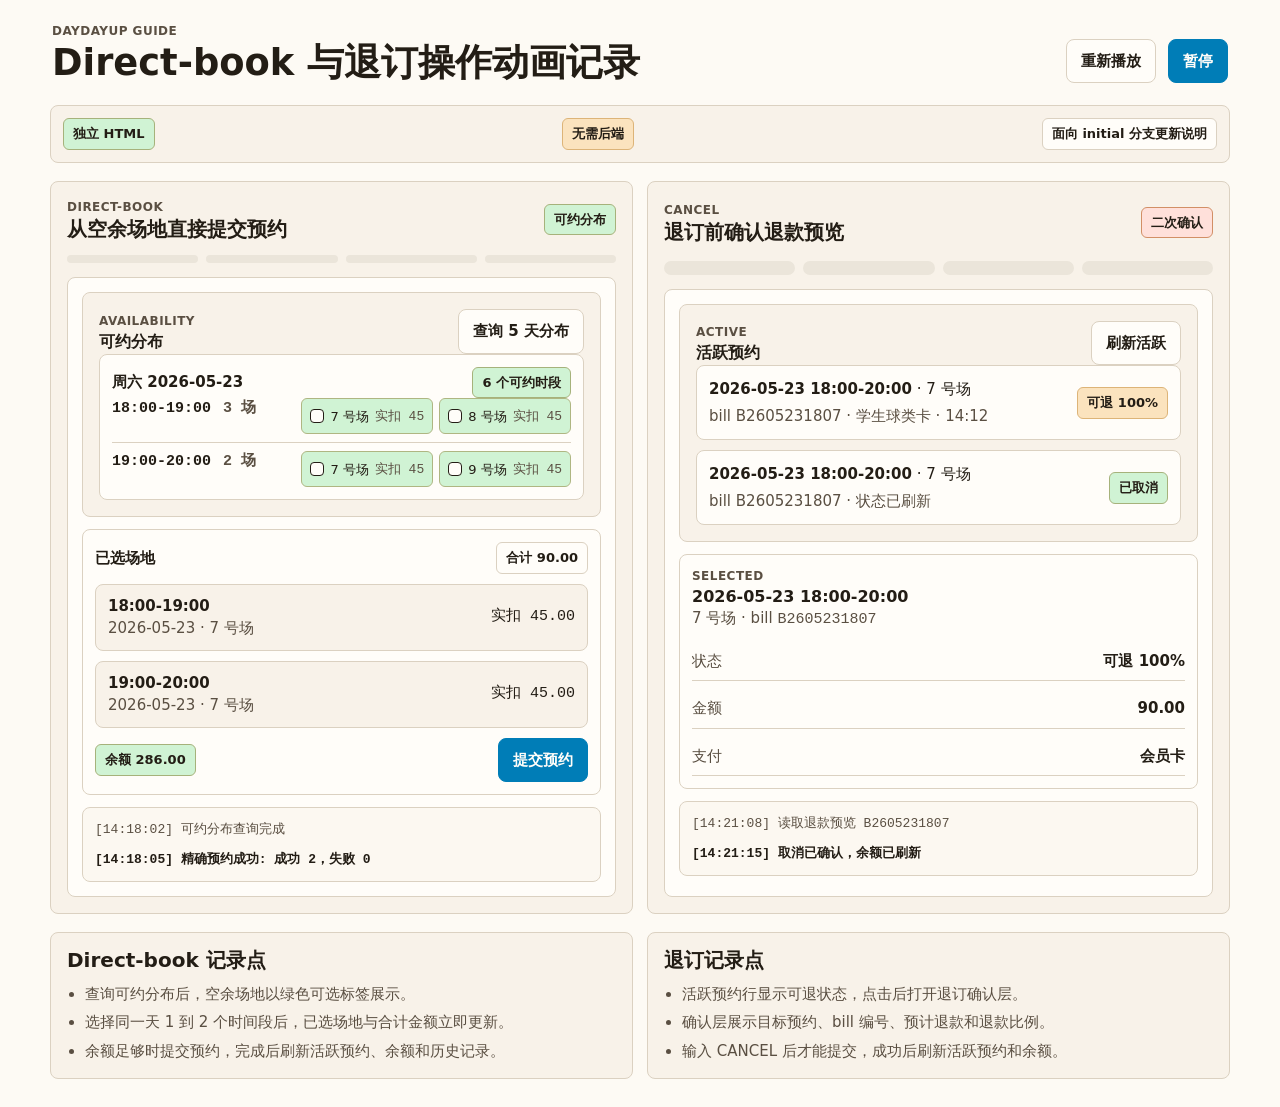
<file: web/direct-book-cancel-guide.html>
<!doctype html>
<html lang="zh-CN">
  <head>
    <meta charset="utf-8" />
    <meta name="viewport" content="width=device-width, initial-scale=1" />
    <title>Direct-book 与退订操作动画记录</title>
    <style>
      :root {
        color-scheme: light;
        --surface-page: oklch(0.985 0.008 82);
        --surface-panel: oklch(0.964 0.014 82);
        --surface-raised: oklch(0.996 0.006 82);
        --text-primary: oklch(0.235 0.018 72);
        --text-secondary: oklch(0.435 0.026 72);
        --border-muted: oklch(0.865 0.024 82);
        --primary-amber: oklch(0.735 0.145 72);
        --primary-amber-soft: oklch(0.925 0.055 78);
        --action-blue: oklch(0.56 0.13 238);
        --action-blue-pressed: oklch(0.47 0.12 238);
        --success-green: oklch(0.64 0.12 148);
        --success-green-soft: oklch(0.93 0.055 148);
        --danger-red: oklch(0.58 0.16 28);
        --danger-red-soft: oklch(0.94 0.048 28);
        --shadow-pane: 0 18px 54px color-mix(in oklch, var(--text-primary), transparent 88%);
        --font-body: ui-sans-serif, -apple-system, BlinkMacSystemFont, "Segoe UI", system-ui, sans-serif;
        --font-numeric: ui-monospace, SFMono-Regular, Menlo, Consolas, monospace;
      }

      * {
        box-sizing: border-box;
      }

      body {
        margin: 0;
        min-width: 320px;
        background: var(--surface-page);
        color: var(--text-primary);
        font-family: var(--font-body);
        font-size: 15px;
        line-height: 1.5;
      }

      button {
        font: inherit;
      }

      .page {
        display: grid;
        gap: 18px;
        width: min(1180px, calc(100% - 28px));
        margin: 0 auto;
        padding: 18px 0 28px;
      }

      .topbar,
      .section-head,
      .status-band,
      .demo-actions,
      .booking-row,
      .availability-head,
      .availability-hour,
      .tool-head,
      .slot-row,
      .dialog-head,
      .dialog-actions {
        display: flex;
        align-items: center;
        justify-content: space-between;
        gap: 12px;
      }

      .topbar {
        align-items: end;
        padding: 4px 2px;
      }

      .eyebrow {
        margin: 0 0 2px;
        color: var(--text-secondary);
        font-size: 0.75rem;
        font-weight: 650;
        letter-spacing: 0.04em;
        text-transform: uppercase;
      }

      h1,
      h2,
      h3,
      p {
        margin: 0;
      }

      h1 {
        font-size: clamp(1.7rem, 4vw, 2.3rem);
        line-height: 1.12;
      }

      h2 {
        font-size: 1.25rem;
        line-height: 1.18;
      }

      h3 {
        font-size: 1rem;
        line-height: 1.25;
      }

      .button {
        min-height: 42px;
        border: 1px solid var(--border-muted);
        border-radius: 8px;
        background: var(--surface-raised);
        color: var(--text-primary);
        padding: 10px 14px;
        font-weight: 650;
      }

      .button.primary {
        border-color: var(--action-blue);
        background: var(--action-blue);
        color: var(--surface-raised);
      }

      .button.danger {
        border-color: var(--danger-red);
        background: var(--danger-red);
        color: var(--surface-raised);
      }

      .chip {
        display: inline-flex;
        align-items: center;
        min-height: 30px;
        border: 1px solid var(--border-muted);
        border-radius: 6px;
        background: var(--surface-raised);
        padding: 5px 9px;
        color: var(--text-primary);
        font-size: 0.8125rem;
        font-weight: 650;
        white-space: nowrap;
      }

      .chip.success {
        border-color: color-mix(in oklch, var(--success-green), var(--border-muted) 45%);
        background: var(--success-green-soft);
      }

      .chip.warning {
        border-color: color-mix(in oklch, var(--primary-amber), var(--border-muted) 45%);
        background: var(--primary-amber-soft);
      }

      .chip.danger {
        border-color: color-mix(in oklch, var(--danger-red), var(--border-muted) 45%);
        background: var(--danger-red-soft);
      }

      .status-band,
      .panel,
      .stage,
      .record-card {
        border: 1px solid var(--border-muted);
        border-radius: 8px;
        background: var(--surface-panel);
      }

      .status-band {
        flex-wrap: wrap;
        padding: 12px;
      }

      .panel,
      .stage,
      .record-card {
        padding: 16px;
      }

      .demo-grid {
        display: grid;
        grid-template-columns: 1fr 1fr;
        gap: 14px;
      }

      .stage {
        display: grid;
        gap: 14px;
        overflow: hidden;
      }

      .viewport {
        position: relative;
        overflow: hidden;
        border: 1px solid var(--border-muted);
        border-radius: 8px;
        background: var(--surface-raised);
        min-height: 600px;
        padding: 14px;
      }

      .demo-screen {
        display: grid;
        gap: 12px;
        transition: transform 260ms cubic-bezier(0.22, 1, 0.36, 1);
      }

      .availability-list,
      .selection-box,
      .booking-list,
      .detail-pane,
      .dialog-body,
      .log-stream {
        display: grid;
        gap: 10px;
      }

      .availability-day,
      .selection-box,
      .booking-row,
      .detail-pane,
      .log-stream,
      .refund-box,
      .warning-box,
      .confirm-zone,
      .modal-panel {
        border: 1px solid var(--border-muted);
        border-radius: 8px;
        background: var(--surface-raised);
        padding: 12px;
      }

      .availability-hours {
        display: grid;
        gap: 8px;
      }

      .availability-hour {
        align-items: flex-start;
        border-top: 1px solid var(--border-muted);
        padding-top: 8px;
      }

      .availability-hour:first-child {
        border-top: 0;
        padding-top: 0;
      }

      .availability-time,
      .availability-count,
      .numeric,
      .log-line {
        font-family: var(--font-numeric);
        font-variant-numeric: tabular-nums;
      }

      .availability-time,
      .availability-count {
        font-weight: 650;
        white-space: nowrap;
      }

      .availability-count,
      .muted,
      .booking-meta {
        color: var(--text-secondary);
      }

      .availability-courts {
        display: flex;
        flex: 1;
        flex-wrap: wrap;
        justify-content: flex-end;
        gap: 6px;
      }

      .court-chip {
        display: inline-flex;
        align-items: center;
        gap: 6px;
        min-height: 36px;
        border: 1px solid color-mix(in oklch, var(--success-green), var(--border-muted) 52%);
        border-radius: 6px;
        background: var(--success-green-soft);
        padding: 4px 8px;
        color: var(--text-primary);
        font-size: 0.8125rem;
      }

      .court-check {
        width: 14px;
        height: 14px;
        border: 1px solid currentColor;
        border-radius: 4px;
        background: var(--surface-raised);
      }

      .court-chip.selected {
        border-color: var(--action-blue);
        background: color-mix(in oklch, var(--action-blue), var(--surface-raised) 86%);
        box-shadow: 0 0 0 4px color-mix(in oklch, var(--action-blue), transparent 82%);
      }

      .court-chip.selected .court-check {
        background:
          linear-gradient(135deg, transparent 46%, var(--surface-raised) 48% 54%, transparent 56%),
          var(--action-blue);
        border-color: var(--action-blue);
      }

      .court-price {
        color: var(--text-secondary);
        font-family: var(--font-numeric);
      }

      .slot-row {
        min-height: 48px;
        border: 1px solid var(--border-muted);
        border-radius: 8px;
        background: var(--surface-panel);
        padding: 10px 12px;
      }

      .booking-row {
        display: grid;
        grid-template-columns: 1fr auto;
        min-height: 72px;
        text-align: left;
      }

      .booking-main {
        display: grid;
        gap: 4px;
      }

      .booking-row.selected {
        border-color: var(--primary-amber);
        background: color-mix(in oklch, var(--primary-amber-soft), var(--surface-raised) 45%);
      }

      .detail-grid,
      .refund-grid {
        display: grid;
        gap: 8px;
      }

      .data-row {
        display: flex;
        justify-content: space-between;
        gap: 12px;
        border-bottom: 1px solid var(--border-muted);
        padding: 8px 0;
      }

      .data-row span:first-child {
        color: var(--text-secondary);
      }

      .refund-box {
        border-color: color-mix(in oklch, var(--primary-amber), var(--border-muted) 45%);
        background: var(--primary-amber-soft);
      }

      .warning-box,
      .confirm-zone {
        border-color: color-mix(in oklch, var(--danger-red), var(--border-muted) 45%);
        background: var(--danger-red-soft);
      }

      .confirm-input {
        width: 100%;
        min-height: 44px;
        border: 1px solid var(--border-muted);
        border-radius: 8px;
        background: var(--surface-raised);
        color: var(--text-primary);
        padding: 10px 12px;
        font: 650 1rem/1.2 var(--font-numeric);
      }

      .modal-backdrop {
        position: absolute;
        inset: 0;
        display: grid;
        place-items: center;
        background: color-mix(in oklch, var(--text-primary), transparent 58%);
        padding: 14px;
        opacity: 0;
        pointer-events: none;
        transform: scale(1.02);
        transition:
          opacity 260ms cubic-bezier(0.22, 1, 0.36, 1),
          transform 260ms cubic-bezier(0.22, 1, 0.36, 1);
      }

      .modal-panel {
        display: grid;
        gap: 12px;
        width: min(520px, 100%);
        box-shadow: var(--shadow-pane);
      }

      .modal-close {
        display: inline-grid;
        width: 38px;
        height: 38px;
        place-items: center;
        border: 1px solid var(--border-muted);
        border-radius: 8px;
        background: var(--surface-raised);
        color: var(--text-primary);
        font-size: 1.25rem;
      }

      .log-stream {
        background: color-mix(in oklch, var(--surface-panel), var(--surface-raised) 52%);
      }

      .log-line {
        color: var(--text-secondary);
        font-size: 0.8125rem;
      }

      .log-line.strong {
        color: var(--text-primary);
        font-weight: 650;
      }

      .cursor {
        position: absolute;
        z-index: 8;
        width: 22px;
        height: 22px;
        border-radius: 999px;
        background: var(--action-blue);
        box-shadow: 0 0 0 8px color-mix(in oklch, var(--action-blue), transparent 82%);
        opacity: 0;
        transform: translate(-50%, -50%);
      }

      .callout {
        position: absolute;
        z-index: 7;
        max-width: min(280px, calc(100% - 32px));
        border: 1px solid var(--border-muted);
        border-radius: 8px;
        background: var(--surface-raised);
        box-shadow: var(--shadow-pane);
        padding: 10px 12px;
        color: var(--text-primary);
        font-weight: 650;
        opacity: 0;
        transform: translateY(8px);
      }

      .progress {
        display: grid;
        grid-template-columns: repeat(4, 1fr);
        gap: 8px;
      }

      .progress-item {
        min-height: 8px;
        border-radius: 999px;
        background: color-mix(in oklch, var(--border-muted), var(--surface-raised) 45%);
        overflow: hidden;
      }

      .progress-item span {
        display: block;
        width: 0;
        height: 100%;
        border-radius: inherit;
        background: var(--action-blue);
      }

      .record-grid {
        display: grid;
        grid-template-columns: repeat(2, 1fr);
        gap: 14px;
      }

      .record-card {
        display: grid;
        gap: 10px;
      }

      .record-card ul {
        display: grid;
        gap: 6px;
        margin: 0;
        padding-left: 18px;
        color: var(--text-secondary);
      }

      .playing-direct .direct .cursor {
        animation: direct-cursor 9600ms cubic-bezier(0.22, 1, 0.36, 1) infinite;
      }

      .playing-direct .direct .callout {
        animation: direct-callout 9600ms cubic-bezier(0.22, 1, 0.36, 1) infinite;
      }

      .playing-direct .direct .select-a {
        animation: direct-select-a 9600ms linear infinite;
      }

      .playing-direct .direct .select-b {
        animation: direct-select-b 9600ms linear infinite;
      }

      .playing-direct .direct .selection-box {
        animation: selection-focus 9600ms cubic-bezier(0.22, 1, 0.36, 1) infinite;
      }

      .playing-direct .direct .submit-button {
        animation: direct-submit 9600ms cubic-bezier(0.22, 1, 0.36, 1) infinite;
      }

      .playing-direct .direct .log-direct {
        animation: log-rise 9600ms cubic-bezier(0.22, 1, 0.36, 1) infinite;
      }

      .playing-cancel .cancel .cursor {
        animation: cancel-cursor 11200ms cubic-bezier(0.22, 1, 0.36, 1) infinite;
      }

      .playing-cancel .cancel .callout {
        animation: cancel-callout 11200ms cubic-bezier(0.22, 1, 0.36, 1) infinite;
      }

      .playing-cancel .cancel .booking-row {
        animation: booking-select 11200ms cubic-bezier(0.22, 1, 0.36, 1) infinite;
      }

      .playing-cancel .cancel .modal-backdrop {
        animation: modal-show 11200ms cubic-bezier(0.22, 1, 0.36, 1) infinite;
      }

      .playing-cancel .cancel .typed-value::after {
        content: "";
        animation: type-cancel 11200ms linear infinite;
      }

      .playing-cancel .cancel .confirm-button {
        animation: confirm-enable 11200ms cubic-bezier(0.22, 1, 0.36, 1) infinite;
      }

      .playing-cancel .cancel .log-cancel {
        animation: log-rise-cancel 11200ms cubic-bezier(0.22, 1, 0.36, 1) infinite;
      }

      .playing-cancel .cancel .cancelled-state {
        animation: cancelled-state 11200ms cubic-bezier(0.22, 1, 0.36, 1) infinite;
      }

      .playing-direct .direct .progress-item span,
      .playing-cancel .cancel .progress-item span {
        animation: progress-fill 2400ms linear infinite;
      }

      .playing-direct .direct .progress-item:nth-child(2) span,
      .playing-cancel .cancel .progress-item:nth-child(2) span {
        animation-delay: 2400ms;
      }

      .playing-direct .direct .progress-item:nth-child(3) span,
      .playing-cancel .cancel .progress-item:nth-child(3) span {
        animation-delay: 4800ms;
      }

      .playing-direct .direct .progress-item:nth-child(4) span,
      .playing-cancel .cancel .progress-item:nth-child(4) span {
        animation-delay: 7200ms;
      }

      @keyframes direct-cursor {
        0%, 8% { left: 77%; top: 25%; opacity: 0; }
        12%, 22% { left: 77%; top: 25%; opacity: 1; }
        28%, 38% { left: 70%; top: 33%; opacity: 1; }
        45%, 55% { left: 80%; top: 69%; opacity: 1; }
        64%, 100% { left: 80%; top: 69%; opacity: 0; }
      }

      @keyframes direct-callout {
        0%, 9% { top: 13%; left: 4%; opacity: 0; }
        14%, 26% { top: 13%; left: 4%; opacity: 1; transform: translateY(0); }
        35%, 45% { top: 43%; left: 4%; opacity: 1; transform: translateY(0); }
        58%, 72% { top: 79%; left: 4%; opacity: 1; transform: translateY(0); }
        82%, 100% { top: 79%; left: 4%; opacity: 0; }
      }

      @keyframes direct-select-a {
        0%, 15% { box-shadow: none; border-color: color-mix(in oklch, var(--success-green), var(--border-muted) 52%); }
        18%, 100% { border-color: var(--action-blue); background: color-mix(in oklch, var(--action-blue), var(--surface-raised) 86%); box-shadow: 0 0 0 4px color-mix(in oklch, var(--action-blue), transparent 82%); }
      }

      @keyframes direct-select-b {
        0%, 31% { box-shadow: none; border-color: color-mix(in oklch, var(--success-green), var(--border-muted) 52%); }
        34%, 100% { border-color: var(--action-blue); background: color-mix(in oklch, var(--action-blue), var(--surface-raised) 86%); box-shadow: 0 0 0 4px color-mix(in oklch, var(--action-blue), transparent 82%); }
      }

      @keyframes selection-focus {
        0%, 35% { transform: none; border-color: var(--border-muted); }
        43%, 62% { transform: translateY(-2px); border-color: var(--action-blue); box-shadow: 0 10px 26px color-mix(in oklch, var(--action-blue), transparent 88%); }
        76%, 100% { transform: none; border-color: var(--border-muted); box-shadow: none; }
      }

      @keyframes direct-submit {
        0%, 45% { background: var(--action-blue); }
        52%, 63% { background: var(--action-blue-pressed); transform: translateY(1px); }
        72%, 100% { background: var(--success-green); transform: none; }
      }

      @keyframes log-rise {
        0%, 56% { opacity: 0.35; transform: translateY(8px); }
        66%, 100% { opacity: 1; transform: translateY(0); }
      }

      @keyframes cancel-cursor {
        0%, 8% { left: 78%; top: 17%; opacity: 0; }
        13%, 22% { left: 78%; top: 17%; opacity: 1; }
        29%, 38% { left: 52%; top: 72%; opacity: 1; }
        47%, 58% { left: 76%; top: 84%; opacity: 1; }
        66%, 100% { left: 76%; top: 84%; opacity: 0; }
      }

      @keyframes cancel-callout {
        0%, 10% { top: 4%; left: 4%; opacity: 0; }
        15%, 27% { top: 4%; left: 4%; opacity: 1; transform: translateY(0); }
        36%, 50% { top: 43%; left: 4%; opacity: 1; transform: translateY(0); }
        63%, 78% { top: 86%; left: 4%; opacity: 1; transform: translateY(0); }
        88%, 100% { top: 86%; left: 4%; opacity: 0; }
      }

      @keyframes booking-select {
        0%, 16% { border-color: var(--border-muted); background: var(--surface-raised); }
        22%, 100% { border-color: var(--primary-amber); background: color-mix(in oklch, var(--primary-amber-soft), var(--surface-raised) 45%); }
      }

      @keyframes modal-show {
        0%, 24% { opacity: 0; pointer-events: none; transform: scale(1.02); }
        32%, 76% { opacity: 1; pointer-events: auto; transform: scale(1); }
        84%, 100% { opacity: 0; pointer-events: none; transform: scale(0.99); }
      }

      @keyframes type-cancel {
        0%, 39% { content: ""; }
        43% { content: "C"; }
        47% { content: "CA"; }
        51% { content: "CAN"; }
        55% { content: "CANC"; }
        59% { content: "CANCE"; }
        63%, 100% { content: "CANCEL"; }
      }

      @keyframes confirm-enable {
        0%, 60% { opacity: 0.45; background: color-mix(in oklch, var(--danger-red), var(--surface-raised) 54%); transform: none; }
        67%, 78% { opacity: 1; background: var(--danger-red); transform: translateY(1px); }
        85%, 100% { opacity: 1; background: var(--success-green); transform: none; }
      }

      @keyframes log-rise-cancel {
        0%, 68% { opacity: 0.35; transform: translateY(8px); }
        78%, 100% { opacity: 1; transform: translateY(0); }
      }

      @keyframes cancelled-state {
        0%, 76% { opacity: 0; transform: translateY(8px); }
        84%, 100% { opacity: 1; transform: translateY(0); }
      }

      @keyframes progress-fill {
        0% { width: 0; }
        85%, 100% { width: 100%; }
      }

      @media (max-width: 860px) {
        .demo-grid,
        .record-grid {
          grid-template-columns: 1fr;
        }

        .topbar {
          align-items: start;
          flex-direction: column;
        }

        .viewport {
          min-height: 560px;
        }
      }

      @media (prefers-reduced-motion: reduce) {
        *,
        *::before,
        *::after {
          animation-duration: 1ms !important;
          animation-iteration-count: 1 !important;
          scroll-behavior: auto !important;
          transition-duration: 1ms !important;
        }
      }
    </style>
  </head>
  <body class="playing-direct playing-cancel">
    <main class="page">
      <header class="topbar">
        <div>
          <p class="eyebrow">Daydayup Guide</p>
          <h1>Direct-book 与退订操作动画记录</h1>
        </div>
        <div class="demo-actions">
          <button class="button" type="button" data-action="restart">重新播放</button>
          <button class="button primary" type="button" data-action="toggle">暂停</button>
        </div>
      </header>

      <section class="status-band" aria-label="版本说明">
        <span class="chip success">独立 HTML</span>
        <span class="chip warning">无需后端</span>
        <span class="chip">面向 initial 分支更新说明</span>
      </section>

      <section class="demo-grid" aria-label="交互动画">
        <article class="stage direct">
          <div class="section-head">
            <div>
              <p class="eyebrow">Direct-book</p>
              <h2>从空余场地直接提交预约</h2>
            </div>
            <span class="chip success">可约分布</span>
          </div>
          <div class="progress" aria-hidden="true">
            <div class="progress-item"><span></span></div>
            <div class="progress-item"><span></span></div>
            <div class="progress-item"><span></span></div>
            <div class="progress-item"><span></span></div>
          </div>
          <div class="viewport">
            <div class="demo-screen">
              <section class="panel">
                <div class="section-head">
                  <div>
                    <p class="eyebrow">Availability</p>
                    <h3>可约分布</h3>
                  </div>
                  <button class="button" type="button">查询 5 天分布</button>
                </div>
                <div class="availability-list">
                  <div class="availability-day">
                    <div class="availability-head">
                      <strong>周六 2026-05-23</strong>
                      <span class="chip success">6 个可约时段</span>
                    </div>
                    <div class="availability-hours">
                      <div class="availability-hour">
                        <span class="availability-time">18:00-19:00</span>
                        <span class="availability-count">3 场</span>
                        <span class="availability-courts">
                          <span class="court-chip select-a"><span class="court-check"></span><span>7 号场</span><span class="court-price">实扣 45</span></span>
                          <span class="court-chip"><span class="court-check"></span><span>8 号场</span><span class="court-price">实扣 45</span></span>
                        </span>
                      </div>
                      <div class="availability-hour">
                        <span class="availability-time">19:00-20:00</span>
                        <span class="availability-count">2 场</span>
                        <span class="availability-courts">
                          <span class="court-chip select-b"><span class="court-check"></span><span>7 号场</span><span class="court-price">实扣 45</span></span>
                          <span class="court-chip"><span class="court-check"></span><span>9 号场</span><span class="court-price">实扣 45</span></span>
                        </span>
                      </div>
                    </div>
                  </div>
                </div>
              </section>

              <section class="selection-box">
                <div class="tool-head">
                  <strong>已选场地</strong>
                  <span class="chip">合计 90.00</span>
                </div>
                <div class="slot-row">
                  <span><strong>18:00-19:00</strong><br><span class="booking-meta">2026-05-23 · 7 号场</span></span>
                  <span class="numeric">实扣 45.00</span>
                </div>
                <div class="slot-row">
                  <span><strong>19:00-20:00</strong><br><span class="booking-meta">2026-05-23 · 7 号场</span></span>
                  <span class="numeric">实扣 45.00</span>
                </div>
                <div class="tool-head">
                  <span class="chip success">余额 286.00</span>
                  <button class="button primary submit-button" type="button">提交预约</button>
                </div>
              </section>

              <div class="log-stream">
                <div class="log-line">[14:18:02] 可约分布查询完成</div>
                <div class="log-line strong log-direct">[14:18:05] 精确预约成功: 成功 2，失败 0</div>
              </div>
            </div>
            <div class="cursor"></div>
            <div class="callout">选择 1 到 2 个时间段，合计金额同步更新。</div>
          </div>
        </article>

        <article class="stage cancel">
          <div class="section-head">
            <div>
              <p class="eyebrow">Cancel</p>
              <h2>退订前确认退款预览</h2>
            </div>
            <span class="chip danger">二次确认</span>
          </div>
          <div class="progress" aria-hidden="true">
            <div class="progress-item"><span></span></div>
            <div class="progress-item"><span></span></div>
            <div class="progress-item"><span></span></div>
            <div class="progress-item"><span></span></div>
          </div>
          <div class="viewport">
            <div class="demo-screen">
              <section class="panel">
                <div class="section-head">
                  <div>
                    <p class="eyebrow">Active</p>
                    <h3>活跃预约</h3>
                  </div>
                  <button class="button" type="button">刷新活跃</button>
                </div>
                <div class="booking-list">
                  <div class="booking-row">
                    <span class="booking-main">
                      <span><strong>2026-05-23 18:00-20:00</strong> · 7 号场</span>
                      <span class="booking-meta">bill B2605231807 · 学生球类卡 · 14:12</span>
                    </span>
                    <span class="chip warning">可退 100%</span>
                  </div>
                  <div class="booking-row cancelled-state">
                    <span class="booking-main">
                      <span><strong>2026-05-23 18:00-20:00</strong> · 7 号场</span>
                      <span class="booking-meta">bill B2605231807 · 状态已刷新</span>
                    </span>
                    <span class="chip success">已取消</span>
                  </div>
                </div>
              </section>

              <section class="detail-pane">
                <div>
                  <p class="eyebrow">Selected</p>
                  <h3>2026-05-23 18:00-20:00</h3>
                  <p class="muted">7 号场 · bill <span class="numeric">B2605231807</span></p>
                </div>
                <div class="detail-grid">
                  <div class="data-row"><span>状态</span><strong>可退 100%</strong></div>
                  <div class="data-row"><span>金额</span><strong>90.00</strong></div>
                  <div class="data-row"><span>支付</span><strong>会员卡</strong></div>
                </div>
              </section>

              <div class="log-stream">
                <div class="log-line">[14:21:08] 读取退款预览 B2605231807</div>
                <div class="log-line strong log-cancel">[14:21:15] 取消已确认，余额已刷新</div>
              </div>
            </div>

            <div class="modal-backdrop">
              <div class="modal-panel">
                <div class="dialog-head">
                  <div>
                    <p class="eyebrow">Warning</p>
                    <h3>确认退订场地</h3>
                  </div>
                  <button class="modal-close" type="button" aria-label="关闭">×</button>
                </div>
                <div class="dialog-body">
                  <div class="warning-box">
                    <strong>退订会立即提交到预约系统</strong>
                    <p>2026-05-23 18:00-20:00 · 7 号场</p>
                    <p>bill <span class="numeric">B2605231807</span></p>
                  </div>
                  <div class="refund-box">
                    <strong>退款预览</strong>
                    <div class="refund-grid">
                      <div class="data-row"><span>支付金额</span><strong>90.00</strong></div>
                      <div class="data-row"><span>预计退款</span><strong>90.00</strong></div>
                      <div class="data-row"><span>退款比例</span><strong>100%</strong></div>
                    </div>
                  </div>
                  <label class="confirm-zone">
                    <strong>输入 CANCEL 确认退订</strong>
                    <span class="confirm-input typed-value" aria-hidden="true"></span>
                  </label>
                </div>
                <div class="dialog-actions">
                  <button class="button" type="button">返回</button>
                  <button class="button danger confirm-button" type="button">确认退订</button>
                </div>
              </div>
            </div>

            <div class="cursor"></div>
            <div class="callout">先核对目标预约与退款金额，再输入确认文本。</div>
          </div>
        </article>
      </section>

      <section class="record-grid" aria-label="记录说明">
        <article class="record-card">
          <h2>Direct-book 记录点</h2>
          <ul>
            <li>查询可约分布后，空余场地以绿色可选标签展示。</li>
            <li>选择同一天 1 到 2 个时间段后，已选场地与合计金额立即更新。</li>
            <li>余额足够时提交预约，完成后刷新活跃预约、余额和历史记录。</li>
          </ul>
        </article>
        <article class="record-card">
          <h2>退订记录点</h2>
          <ul>
            <li>活跃预约行显示可退状态，点击后打开退订确认层。</li>
            <li>确认层展示目标预约、bill 编号、预计退款和退款比例。</li>
            <li>输入 CANCEL 后才能提交，成功后刷新活跃预约和余额。</li>
          </ul>
        </article>
      </section>
    </main>

    <script>
      const root = document.body;
      const restartButton = document.querySelector('[data-action="restart"]');
      const toggleButton = document.querySelector('[data-action="toggle"]');

      function restartAnimations() {
        root.classList.remove("playing-direct", "playing-cancel");
        window.requestAnimationFrame(() => {
          window.requestAnimationFrame(() => {
            root.classList.add("playing-direct", "playing-cancel");
          });
        });
      }

      restartButton.addEventListener("click", restartAnimations);
      toggleButton.addEventListener("click", () => {
        const paused = root.classList.toggle("paused");
        document.querySelectorAll("*").forEach((element) => {
          element.style.animationPlayState = paused ? "paused" : "";
        });
        toggleButton.textContent = paused ? "继续" : "暂停";
      });
    </script>
  </body>
</html>
</file>
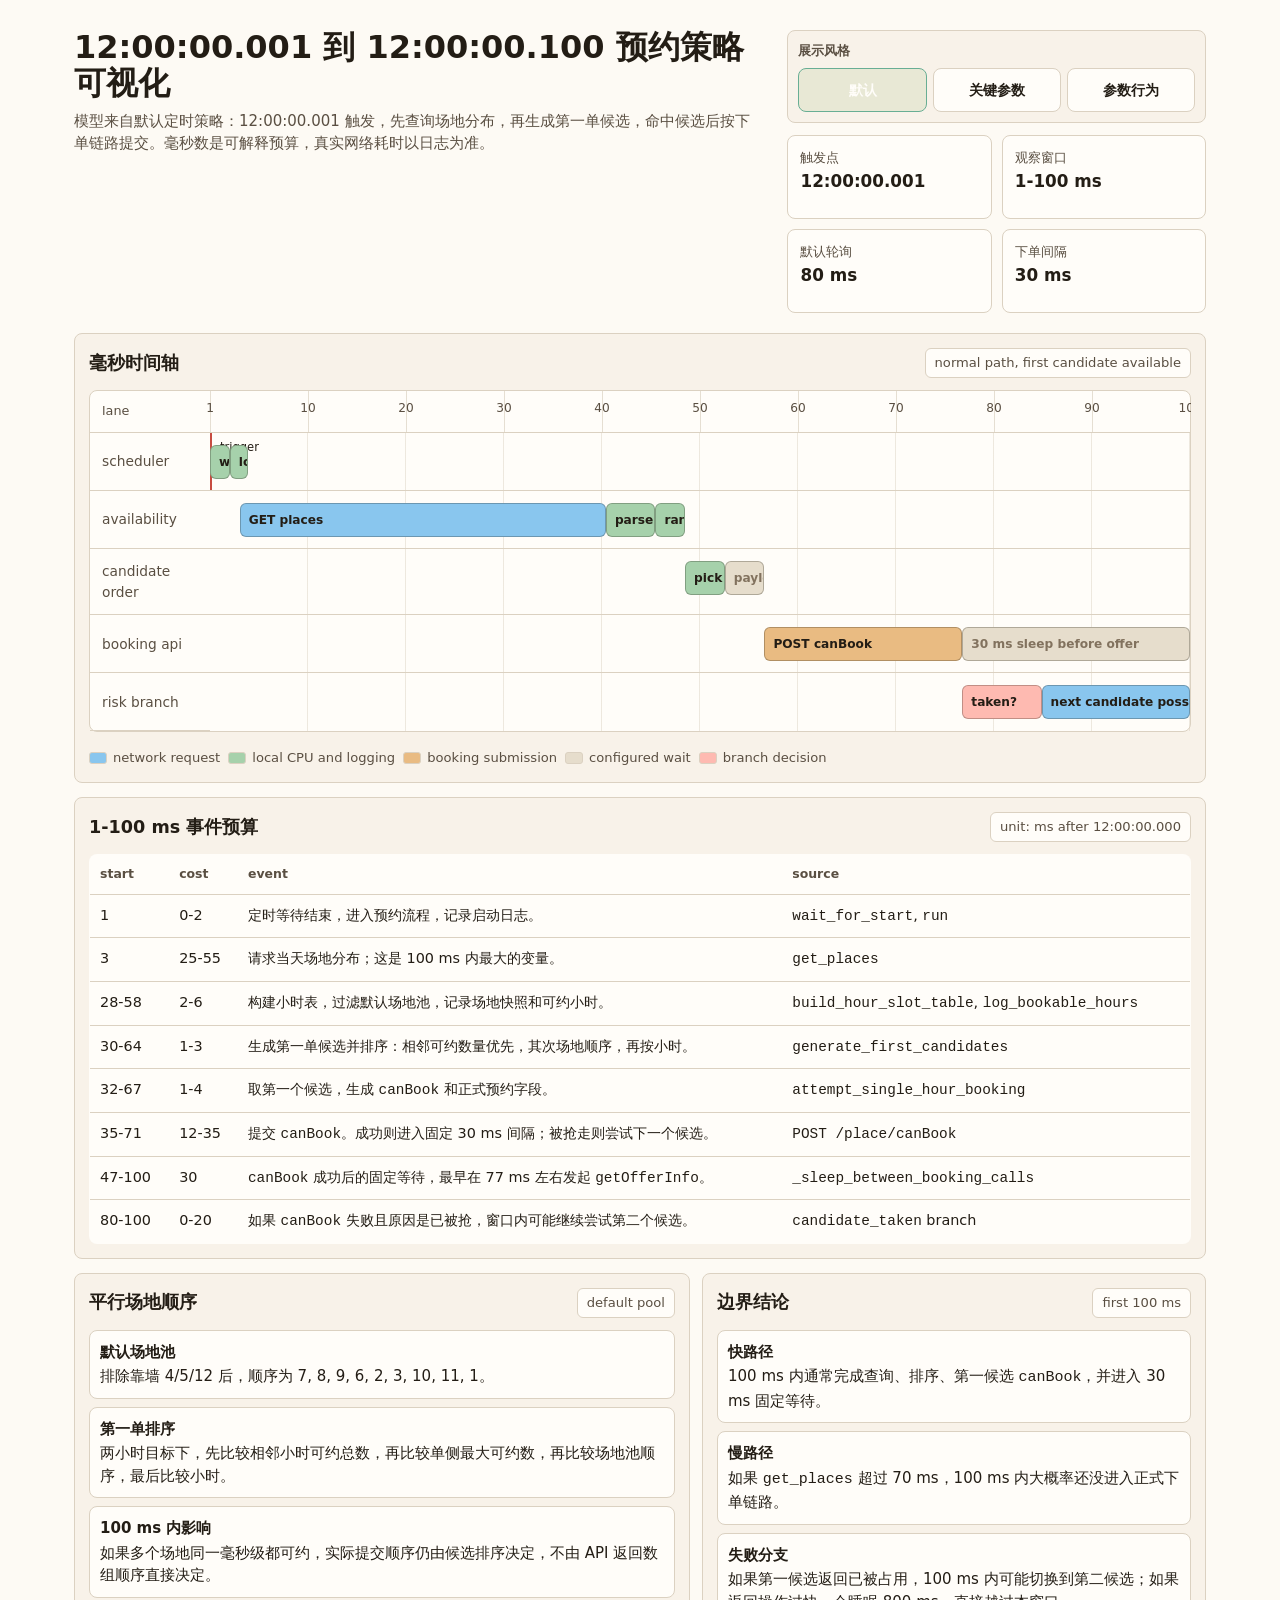
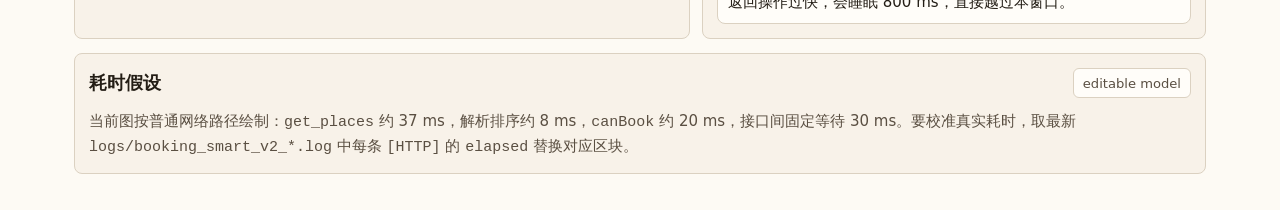
<file: web/noon-booking-timeline.html>
<!doctype html>
<html lang="zh-CN">
<head>
  <meta charset="utf-8">
  <meta name="viewport" content="width=device-width, initial-scale=1">
  <title>12:00 Booking Timeline</title>
  <style>
    :root {
      --surface-page: oklch(0.985 0.008 82);
      --surface-panel: oklch(0.964 0.014 82);
      --surface-raised: oklch(0.996 0.006 82);
      --text-primary: oklch(0.235 0.018 72);
      --text-secondary: oklch(0.435 0.026 72);
      --border-muted: oklch(0.865 0.024 82);
      --primary-amber: oklch(0.735 0.145 72);
      --primary-amber-soft: oklch(0.925 0.055 78);
      --action-blue: oklch(0.56 0.13 238);
      --success-green: oklch(0.64 0.12 148);
      --success-green-soft: oklch(0.93 0.055 148);
      --danger-red: oklch(0.58 0.16 28);
      --ink-soft: oklch(0.56 0.035 72);
      --slot-query: oklch(0.80 0.085 238);
      --slot-cpu: oklch(0.82 0.07 148);
      --slot-book: oklch(0.82 0.09 72);
      --slot-wait: oklch(0.90 0.025 82);
      --slot-risk: oklch(0.85 0.08 28);
      font-family: ui-sans-serif, -apple-system, BlinkMacSystemFont, "Segoe UI", system-ui, sans-serif;
      color: var(--text-primary);
      background: var(--surface-page);
    }

    * {
      box-sizing: border-box;
    }

    body {
      margin: 0;
      min-width: 320px;
      font-size: 15px;
      line-height: 1.5;
      letter-spacing: 0;
    }

    main {
      max-width: 1180px;
      margin: 0 auto;
      padding: 24px 16px 40px;
    }

    .topbar {
      display: grid;
      grid-template-columns: 1fr;
      gap: 16px;
      margin-bottom: 20px;
    }

    h1 {
      margin: 0;
      max-width: 720px;
      font-size: 2rem;
      line-height: 1.12;
      font-weight: 720;
    }

    .subcopy {
      margin: 8px 0 0;
      max-width: 72ch;
      color: var(--text-secondary);
    }

    .summary-grid {
      display: grid;
      grid-template-columns: repeat(2, minmax(0, 1fr));
      gap: 10px;
    }

    .top-controls {
      display: grid;
      gap: 12px;
      align-content: start;
    }

    .style-switcher {
      display: grid;
      gap: 8px;
      padding: 10px;
      border: 1px solid var(--border-muted);
      border-radius: 8px;
      background: var(--surface-panel);
    }

    .style-switcher span {
      color: var(--text-secondary);
      font-size: 0.8rem;
      font-weight: 650;
    }

    .style-buttons {
      display: grid;
      grid-template-columns: repeat(3, minmax(0, 1fr));
      gap: 6px;
    }

    .style-buttons button {
      min-height: 44px;
      padding: 8px 10px;
      border: 1px solid var(--border-muted);
      border-radius: 8px;
      background: var(--surface-raised);
      color: var(--text-primary);
      font: inherit;
      font-size: 0.88rem;
      font-weight: 650;
      cursor: pointer;
    }

    .style-buttons button[aria-pressed="true"] {
      border-color: color-mix(in oklch, var(--action-blue), var(--border-muted) 45%);
      background: color-mix(in oklch, var(--action-blue), var(--surface-raised) 84%);
      color: var(--surface-raised);
    }

    .mode-detail {
      display: none;
    }

    body[data-view-mode="numbers"] .mode-detail,
    body[data-view-mode="behavior"] .mode-detail {
      display: block;
    }

    .behavior-only {
      display: none;
    }

    body[data-view-mode="behavior"] .behavior-only {
      display: block;
    }

    .parameter-grid {
      display: grid;
      grid-template-columns: 1fr;
      gap: 10px;
    }

    .parameter-item {
      padding: 12px;
      border: 1px solid var(--border-muted);
      border-radius: 8px;
      background: var(--surface-raised);
    }

    .parameter-item span {
      display: block;
      color: var(--text-secondary);
      font-size: 0.78rem;
      font-weight: 650;
      overflow-wrap: anywhere;
    }

    .parameter-item strong {
      display: block;
      margin-top: 4px;
      font-family: ui-monospace, SFMono-Regular, Menlo, Consolas, monospace;
      font-size: 1rem;
      line-height: 1.2;
      font-variant-numeric: tabular-nums;
    }

    .parameter-item p {
      margin: 8px 0 0;
      color: var(--text-secondary);
      font-size: 0.84rem;
      line-height: 1.45;
    }

    .metric {
      min-height: 84px;
      padding: 12px;
      border: 1px solid var(--border-muted);
      border-radius: 8px;
      background: var(--surface-raised);
    }

    .metric span {
      display: block;
      color: var(--text-secondary);
      font-size: 0.8rem;
    }

    .metric strong {
      display: block;
      margin-top: 4px;
      font-variant-numeric: tabular-nums;
      font-size: 1.05rem;
      line-height: 1.2;
    }

    .panel {
      margin-top: 14px;
      padding: 14px;
      border: 1px solid var(--border-muted);
      border-radius: 8px;
      background: var(--surface-panel);
    }

    .panel-heading {
      display: flex;
      align-items: center;
      justify-content: space-between;
      gap: 12px;
      margin-bottom: 12px;
    }

    h2 {
      margin: 0;
      font-size: 1.1rem;
      line-height: 1.2;
      font-weight: 680;
    }

    .badge {
      display: inline-flex;
      align-items: center;
      min-height: 30px;
      padding: 4px 9px;
      border: 1px solid var(--border-muted);
      border-radius: 6px;
      background: var(--surface-raised);
      color: var(--text-secondary);
      font-size: 0.82rem;
      font-variant-numeric: tabular-nums;
      white-space: nowrap;
    }

    .timeline-wrap {
      overflow-x: auto;
      padding-bottom: 6px;
    }

    .timeline {
      min-width: 920px;
      display: grid;
      grid-template-columns: 120px 1fr;
      gap: 0;
      border: 1px solid var(--border-muted);
      border-radius: 8px;
      background: var(--surface-raised);
    }

    .axis-label {
      padding: 10px 12px;
      border-bottom: 1px solid var(--border-muted);
      color: var(--text-secondary);
      font-size: 0.8rem;
    }

    .axis {
      position: relative;
      height: 42px;
      border-bottom: 1px solid var(--border-muted);
      background:
        repeating-linear-gradient(
          to right,
          color-mix(in oklch, var(--border-muted), transparent 30%) 0,
          color-mix(in oklch, var(--border-muted), transparent 30%) 1px,
          transparent 1px,
          transparent 10%
        );
    }

    .tick {
      position: absolute;
      top: 8px;
      transform: translateX(-50%);
      color: var(--text-secondary);
      font-size: 0.76rem;
      font-variant-numeric: tabular-nums;
    }

    .lane-name {
      display: flex;
      align-items: center;
      padding: 12px;
      min-height: 58px;
      border-bottom: 1px solid var(--border-muted);
      color: var(--text-secondary);
      font-size: 0.86rem;
    }

    .lane {
      position: relative;
      min-height: 58px;
      border-bottom: 1px solid var(--border-muted);
      background:
        repeating-linear-gradient(
          to right,
          transparent 0,
          transparent calc(10% - 1px),
          color-mix(in oklch, var(--border-muted), transparent 52%) calc(10% - 1px),
          color-mix(in oklch, var(--border-muted), transparent 52%) 10%
        );
    }

    .lane-name:last-of-type,
    .lane:last-of-type {
      border-bottom: 0;
    }

    .event {
      position: absolute;
      top: 12px;
      height: 34px;
      display: flex;
      align-items: center;
      min-width: 4px;
      padding: 0 8px;
      border: 1px solid color-mix(in oklch, var(--text-primary), transparent 72%);
      border-radius: 6px;
      overflow: hidden;
      white-space: nowrap;
      text-overflow: ellipsis;
      font-size: 0.76rem;
      font-weight: 650;
      font-variant-numeric: tabular-nums;
    }

    .query {
      background: var(--slot-query);
    }

    .cpu {
      background: var(--slot-cpu);
    }

    .booking {
      background: var(--slot-book);
    }

    .wait {
      background: var(--slot-wait);
      color: var(--ink-soft);
    }

    .risk {
      background: var(--slot-risk);
    }

    .marker {
      position: absolute;
      top: 0;
      bottom: 0;
      width: 2px;
      background: var(--danger-red);
    }

    .marker span {
      position: absolute;
      top: 4px;
      left: 5px;
      padding: 2px 5px;
      border-radius: 4px;
      background: var(--danger-red-soft);
      color: var(--text-primary);
      font-size: 0.72rem;
      font-variant-numeric: tabular-nums;
      white-space: nowrap;
    }

    .legend {
      display: flex;
      flex-wrap: wrap;
      gap: 8px;
      margin-top: 10px;
    }

    .legend-item {
      display: inline-flex;
      align-items: center;
      gap: 6px;
      color: var(--text-secondary);
      font-size: 0.82rem;
    }

    .swatch {
      width: 18px;
      height: 12px;
      border: 1px solid var(--border-muted);
      border-radius: 3px;
    }

    .details-grid {
      display: grid;
      grid-template-columns: 1fr;
      gap: 12px;
    }

    table {
      width: 100%;
      border-collapse: collapse;
      overflow: hidden;
      border: 1px solid var(--border-muted);
      border-radius: 8px;
      background: var(--surface-raised);
      font-size: 0.9rem;
    }

    th,
    td {
      padding: 10px;
      border-bottom: 1px solid var(--border-muted);
      text-align: left;
      vertical-align: top;
    }

    th {
      color: var(--text-secondary);
      font-size: 0.78rem;
      font-weight: 650;
    }

    td:first-child,
    td:nth-child(2) {
      font-variant-numeric: tabular-nums;
      white-space: nowrap;
    }

    tr:last-child td {
      border-bottom: 0;
    }

    .rule-list {
      display: grid;
      gap: 8px;
      margin: 0;
      padding: 0;
      list-style: none;
    }

    .rule-list li {
      padding: 10px;
      border: 1px solid var(--border-muted);
      border-radius: 8px;
      background: var(--surface-raised);
    }

    .rule-list strong {
      display: block;
      margin-bottom: 2px;
      font-size: 0.94rem;
    }

    .note {
      margin: 0;
      color: var(--text-secondary);
    }

    @media (min-width: 780px) {
      main {
        padding: 30px 24px 52px;
      }

      .topbar {
        grid-template-columns: minmax(0, 1.5fr) minmax(360px, 0.9fr);
        align-items: start;
      }

      .details-grid {
        grid-template-columns: minmax(0, 1.1fr) minmax(320px, 0.9fr);
      }

      .parameter-grid {
        grid-template-columns: repeat(4, minmax(0, 1fr));
      }
    }
  </style>
</head>
<body data-view-mode="default">
  <main>
    <section class="topbar">
      <div>
        <h1>12:00:00.001 到 12:00:00.100 预约策略可视化</h1>
        <p class="subcopy">模型来自默认定时策略：12:00:00.001 触发，先查询场地分布，再生成第一单候选，命中候选后按下单链路提交。毫秒数是可解释预算，真实网络耗时以日志为准。</p>
      </div>
      <div class="top-controls">
        <div class="style-switcher">
          <span>展示风格</span>
          <div class="style-buttons" aria-label="展示风格">
            <button type="button" data-mode="default" aria-pressed="true">默认</button>
            <button type="button" data-mode="numbers" aria-pressed="false">关键参数</button>
            <button type="button" data-mode="behavior" aria-pressed="false">参数行为</button>
          </div>
        </div>
        <div class="summary-grid" aria-label="默认策略摘要">
          <div class="metric"><span>触发点</span><strong>12:00:00.001</strong></div>
          <div class="metric"><span>观察窗口</span><strong>1-100 ms</strong></div>
          <div class="metric"><span>默认轮询</span><strong>80 ms</strong></div>
          <div class="metric"><span>下单间隔</span><strong>30 ms</strong></div>
        </div>
      </div>
    </section>

    <section class="panel mode-detail" aria-label="关键参数详情">
      <div class="panel-heading">
        <h2>关键参数</h2>
        <span class="badge">current defaults</span>
      </div>
      <div class="parameter-grid">
        <div class="parameter-item">
          <span>window_seconds</span>
          <strong>60s</strong>
          <p class="behavior-only">每个阶段最多运行 60 秒；两小时目标会先给第一小时 60 秒，再给相邻小时 60 秒。</p>
        </div>
        <div class="parameter-item">
          <span>poll_interval</span>
          <strong>80ms</strong>
          <p class="behavior-only">普通模式每轮失败或未命中后等待 80ms；服务繁忙时等待不超过 100ms。</p>
        </div>
        <div class="parameter-item">
          <span>step_sleep</span>
          <strong>30ms</strong>
          <p class="behavior-only">下单链路每个接口之间固定等待 30ms，串联 canBook、getOfferInfo、getUseCardInfo、reservationPlace。</p>
        </div>
        <div class="parameter-item">
          <span>timeout</span>
          <strong>5s</strong>
          <p class="behavior-only">单次 HTTP 请求最多等待 5 秒；超时会计入失败统计，并进入对应重试或跳过路径。</p>
        </div>
        <div class="parameter-item">
          <span>rounds</span>
          <strong>&gt;=750</strong>
          <p class="behavior-only">轮次数取配置下限和窗口换算值的较大者；60s / 80ms 得到 750 轮。</p>
        </div>
        <div class="parameter-item">
          <span>guide_interval</span>
          <strong>500ms</strong>
          <p class="behavior-only">引导模式的 collector scheduler 每 500ms 尝试启动一次独立 get_places 探测。</p>
        </div>
        <div class="parameter-item">
          <span>guide_max_inflight</span>
          <strong>4</strong>
          <p class="behavior-only">最多允许 4 个未完成探测；慢请求不阻塞下一 tick，达到上限时跳过本次探测。</p>
        </div>
      </div>
    </section>

    <section class="panel">
      <div class="panel-heading">
        <h2>毫秒时间轴</h2>
        <span class="badge">normal path, first candidate available</span>
      </div>
      <div class="timeline-wrap" aria-label="12:00 后 100 毫秒时间轴">
        <div class="timeline">
          <div class="axis-label">lane</div>
          <div class="axis">
            <span class="tick" style="left: 0%;">1</span>
            <span class="tick" style="left: 10%;">10</span>
            <span class="tick" style="left: 20%;">20</span>
            <span class="tick" style="left: 30%;">30</span>
            <span class="tick" style="left: 40%;">40</span>
            <span class="tick" style="left: 50%;">50</span>
            <span class="tick" style="left: 60%;">60</span>
            <span class="tick" style="left: 70%;">70</span>
            <span class="tick" style="left: 80%;">80</span>
            <span class="tick" style="left: 90%;">90</span>
            <span class="tick" style="left: 100%;">100</span>
          </div>

          <div class="lane-name">scheduler</div>
          <div class="lane">
            <span class="marker" style="left: 0%;"><span>trigger</span></span>
            <div class="event cpu" style="left: 0%; width: 2.02%;">wake</div>
            <div class="event cpu" style="left: 2.02%; width: 1.01%;">log</div>
          </div>

          <div class="lane-name">availability</div>
          <div class="lane">
            <div class="event query" style="left: 3.03%; width: 37.37%;">GET places</div>
            <div class="event cpu" style="left: 40.4%; width: 5.05%;">parse</div>
            <div class="event cpu" style="left: 45.45%; width: 3.03%;">rank</div>
          </div>

          <div class="lane-name">candidate order</div>
          <div class="lane">
            <div class="event cpu" style="left: 48.48%; width: 4.04%;">pick #1</div>
            <div class="event wait" style="left: 52.52%; width: 4.04%;">payload</div>
          </div>

          <div class="lane-name">booking api</div>
          <div class="lane">
            <div class="event booking" style="left: 56.57%; width: 20.2%;">POST canBook</div>
            <div class="event wait" style="left: 76.77%; width: 23.23%;">30 ms sleep before offer</div>
          </div>

          <div class="lane-name">risk branch</div>
          <div class="lane">
            <div class="event risk" style="left: 76.77%; width: 8.08%;">taken?</div>
            <div class="event query" style="left: 84.85%; width: 15.15%;">next candidate possible</div>
          </div>
        </div>
      </div>
      <div class="legend">
        <span class="legend-item"><span class="swatch query"></span>network request</span>
        <span class="legend-item"><span class="swatch cpu"></span>local CPU and logging</span>
        <span class="legend-item"><span class="swatch booking"></span>booking submission</span>
        <span class="legend-item"><span class="swatch wait"></span>configured wait</span>
        <span class="legend-item"><span class="swatch risk"></span>branch decision</span>
      </div>
    </section>

    <section class="panel">
      <div class="panel-heading">
        <h2>1-100 ms 事件预算</h2>
        <span class="badge">unit: ms after 12:00:00.000</span>
      </div>
      <table>
        <thead>
          <tr>
            <th>start</th>
            <th>cost</th>
            <th>event</th>
            <th>source</th>
          </tr>
        </thead>
        <tbody>
          <tr>
            <td>1</td>
            <td>0-2</td>
            <td>定时等待结束，进入预约流程，记录启动日志。</td>
            <td><code>wait_for_start</code>, <code>run</code></td>
          </tr>
          <tr>
            <td>3</td>
            <td>25-55</td>
            <td>请求当天场地分布；这是 100 ms 内最大的变量。</td>
            <td><code>get_places</code></td>
          </tr>
          <tr>
            <td>28-58</td>
            <td>2-6</td>
            <td>构建小时表，过滤默认场地池，记录场地快照和可约小时。</td>
            <td><code>build_hour_slot_table</code>, <code>log_bookable_hours</code></td>
          </tr>
          <tr>
            <td>30-64</td>
            <td>1-3</td>
            <td>生成第一单候选并排序：相邻可约数量优先，其次场地顺序，再按小时。</td>
            <td><code>generate_first_candidates</code></td>
          </tr>
          <tr>
            <td>32-67</td>
            <td>1-4</td>
            <td>取第一个候选，生成 <code>canBook</code> 和正式预约字段。</td>
            <td><code>attempt_single_hour_booking</code></td>
          </tr>
          <tr>
            <td>35-71</td>
            <td>12-35</td>
            <td>提交 <code>canBook</code>。成功则进入固定 30 ms 间隔；被抢走则尝试下一个候选。</td>
            <td><code>POST /place/canBook</code></td>
          </tr>
          <tr>
            <td>47-100</td>
            <td>30</td>
            <td><code>canBook</code> 成功后的固定等待，最早在 77 ms 左右发起 <code>getOfferInfo</code>。</td>
            <td><code>_sleep_between_booking_calls</code></td>
          </tr>
          <tr>
            <td>80-100</td>
            <td>0-20</td>
            <td>如果 <code>canBook</code> 失败且原因是已被抢，窗口内可能继续尝试第二个候选。</td>
            <td><code>candidate_taken</code> branch</td>
          </tr>
        </tbody>
      </table>
    </section>

    <section class="details-grid">
      <section class="panel">
        <div class="panel-heading">
          <h2>平行场地顺序</h2>
          <span class="badge">default pool</span>
        </div>
        <ul class="rule-list">
          <li><strong>默认场地池</strong><span>排除靠墙 4/5/12 后，顺序为 7, 8, 9, 6, 2, 3, 10, 11, 1。</span></li>
          <li><strong>第一单排序</strong><span>两小时目标下，先比较相邻小时可约总数，再比较单侧最大可约数，再比较场地池顺序，最后比较小时。</span></li>
          <li><strong>100 ms 内影响</strong><span>如果多个场地同一毫秒级都可约，实际提交顺序仍由候选排序决定，不由 API 返回数组顺序直接决定。</span></li>
        </ul>
      </section>

      <section class="panel">
        <div class="panel-heading">
          <h2>边界结论</h2>
          <span class="badge">first 100 ms</span>
        </div>
        <ul class="rule-list">
          <li><strong>快路径</strong><span>100 ms 内通常完成查询、排序、第一候选 <code>canBook</code>，并进入 30 ms 固定等待。</span></li>
          <li><strong>慢路径</strong><span>如果 <code>get_places</code> 超过 70 ms，100 ms 内大概率还没进入正式下单链路。</span></li>
          <li><strong>失败分支</strong><span>如果第一候选返回已被占用，100 ms 内可能切换到第二候选；如果返回操作过快，会睡眠 800 ms，直接越过本窗口。</span></li>
        </ul>
      </section>
    </section>

    <section class="panel">
      <div class="panel-heading">
        <h2>耗时假设</h2>
        <span class="badge">editable model</span>
      </div>
      <p class="note">当前图按普通网络路径绘制：<code>get_places</code> 约 37 ms，解析排序约 8 ms，<code>canBook</code> 约 20 ms，接口间固定等待 30 ms。要校准真实耗时，取最新 <code>logs/booking_smart_v2_*.log</code> 中每条 <code>[HTTP]</code> 的 <code>elapsed</code> 替换对应区块。</p>
    </section>
  </main>
  <script>
    const styleButtons = document.querySelectorAll("[data-mode]");

    function setViewMode(mode) {
      document.body.dataset.viewMode = mode;
      styleButtons.forEach((button) => {
        button.setAttribute("aria-pressed", button.dataset.mode === mode ? "true" : "false");
      });
    }

    styleButtons.forEach((button) => {
      button.addEventListener("click", () => setViewMode(button.dataset.mode));
    });

    setViewMode("default");
  </script>
</body>
</html>
</file>
